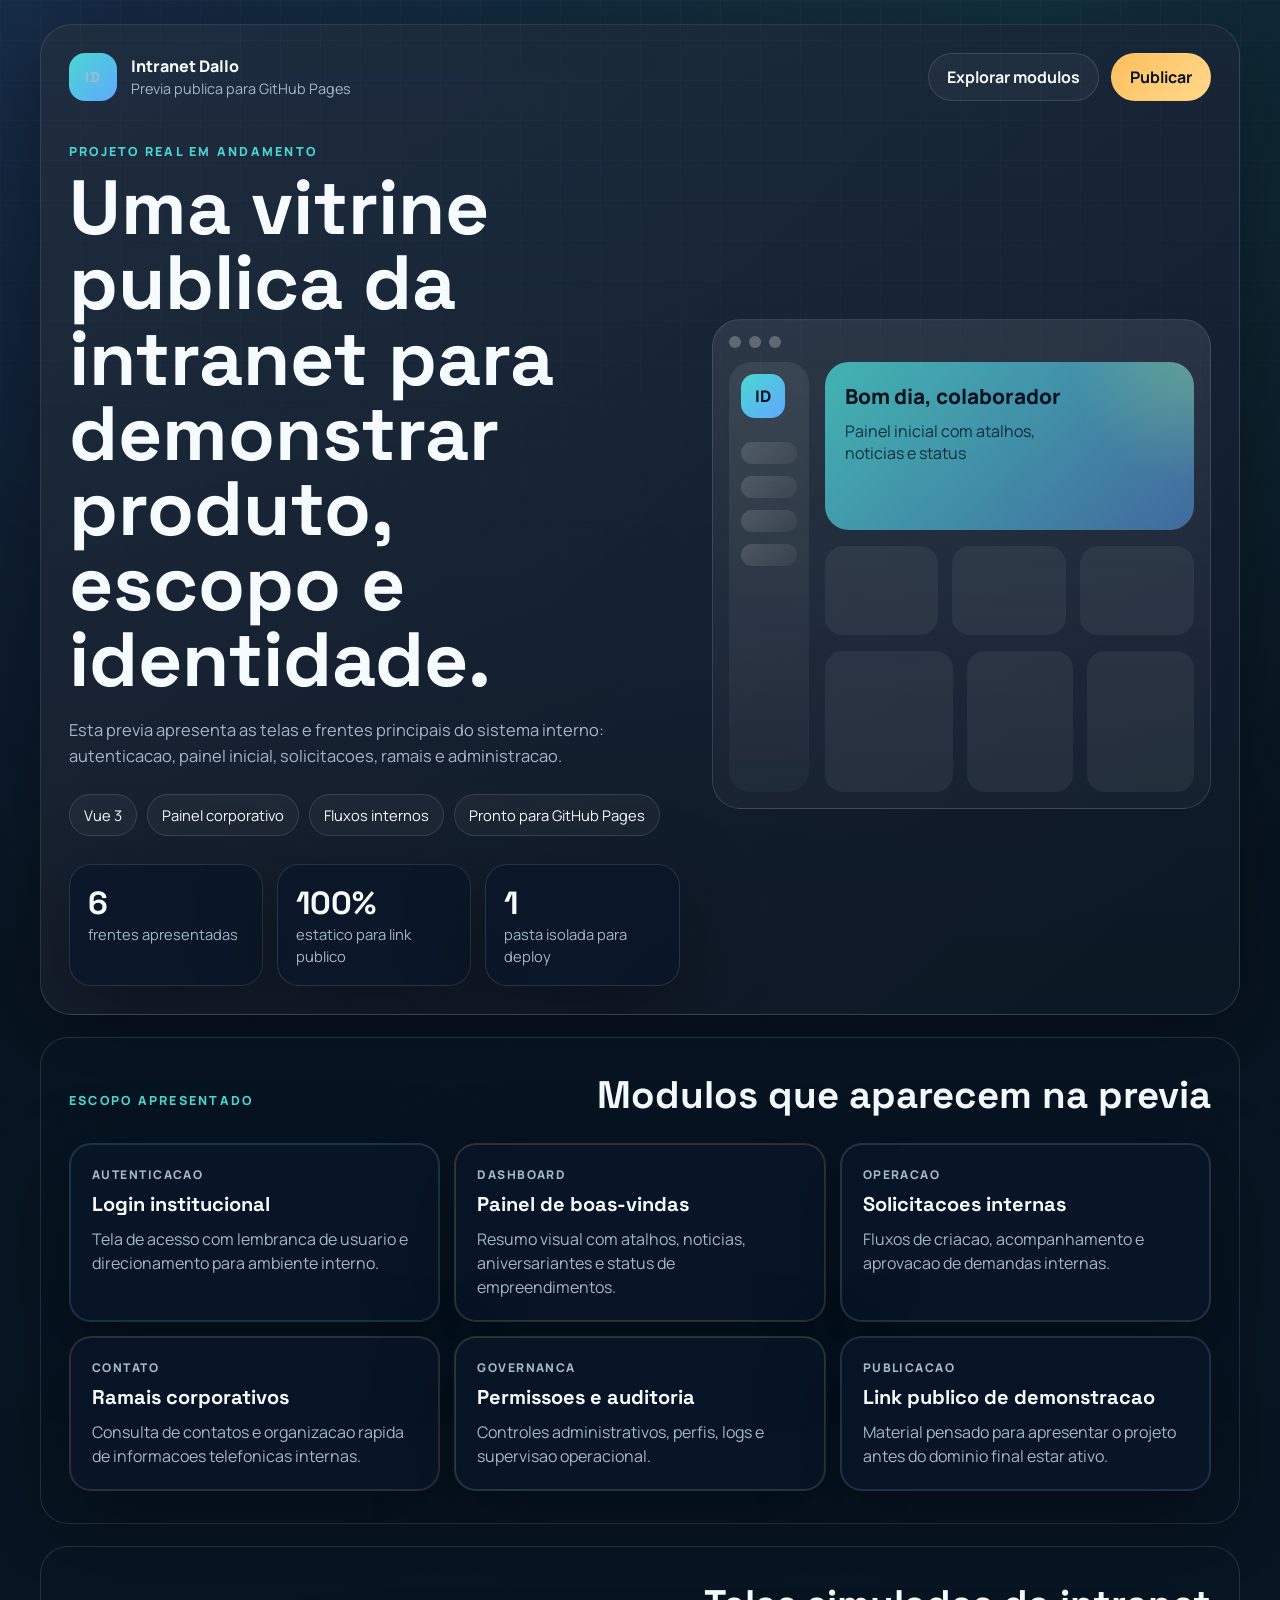
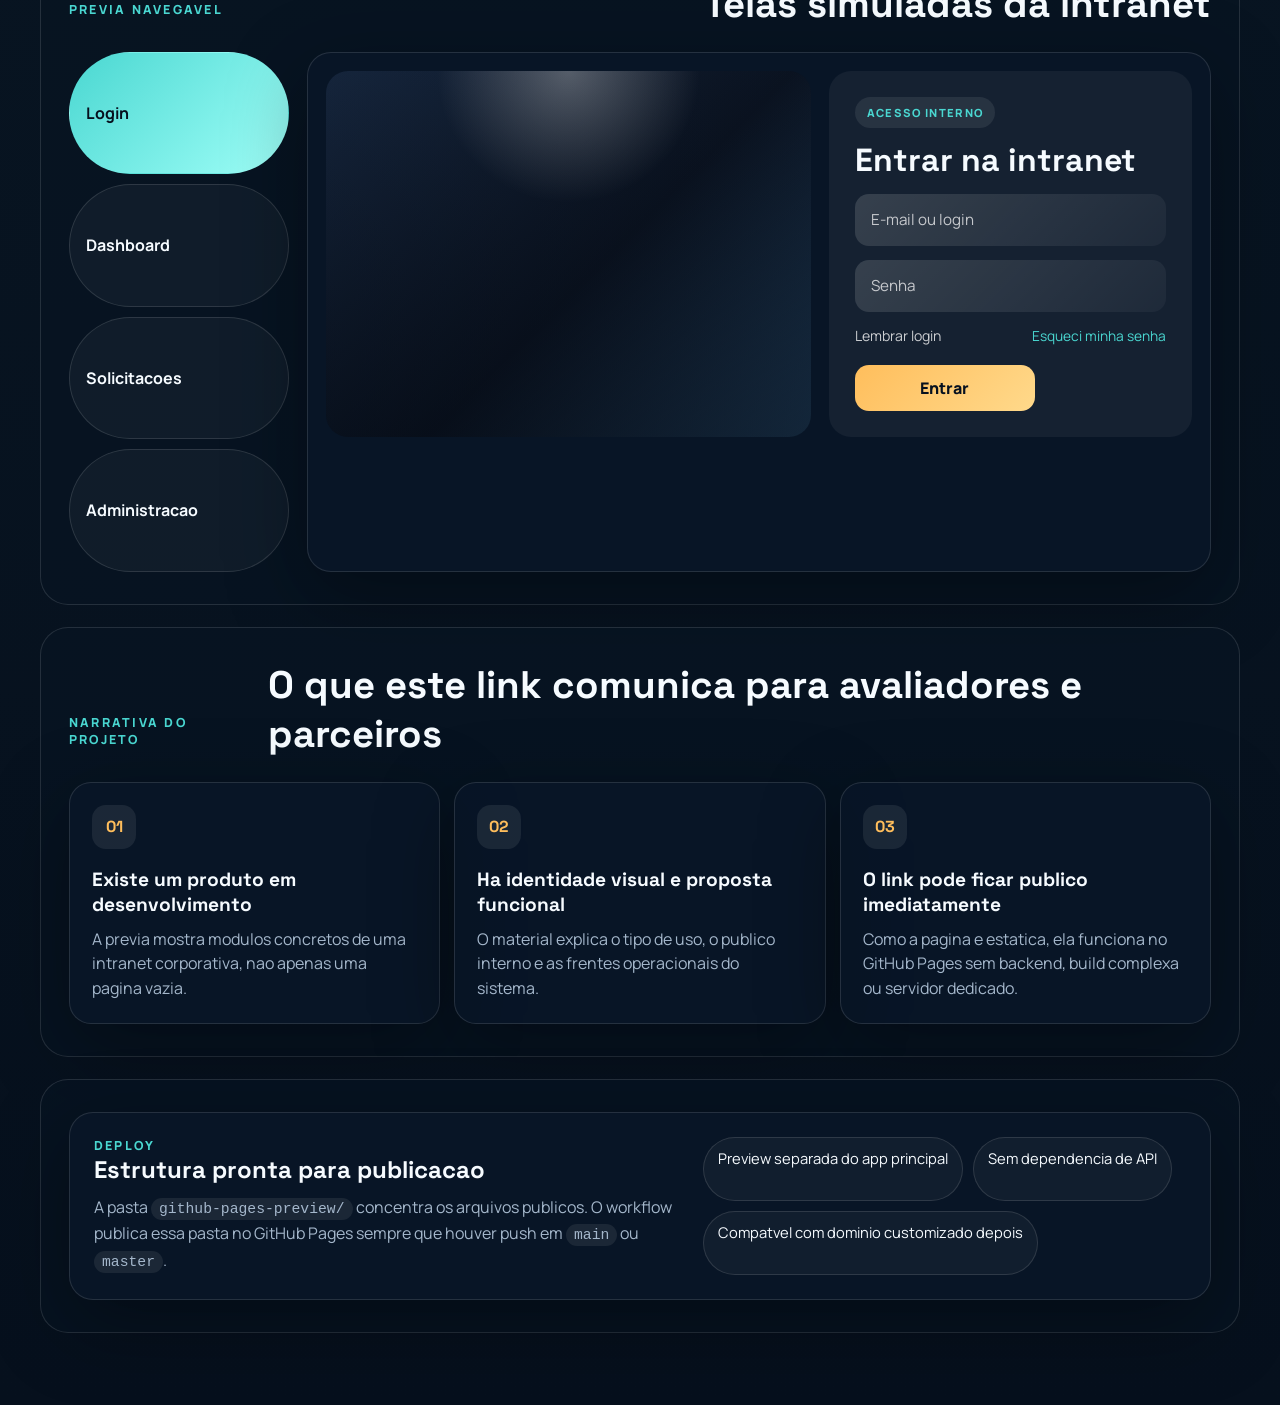
<file: index.html>
<!doctype html>
<html lang="pt-BR">
  <head>
    <meta charset="UTF-8" />
    <meta name="viewport" content="width=device-width, initial-scale=1.0" />
    <title>Intranet Dallo | Previa institucional</title>
    <meta
      name="description"
      content="Previa publica da intranet corporativa com login, dashboard, solicitacoes, ramais e administracao."
    />
    <link rel="preconnect" href="https://fonts.googleapis.com" />
    <link rel="preconnect" href="https://fonts.gstatic.com" crossorigin />
    <link
      href="https://fonts.googleapis.com/css2?family=Manrope:wght@400;500;600;700;800&family=Space+Grotesk:wght@500;700&display=swap"
      rel="stylesheet"
    />
    <link rel="stylesheet" href="./styles.css" />
  </head>
  <body>
    <div class="page-shell">
      <header class="hero">
        <nav class="topbar">
          <div class="brand">
            <span class="brand-mark">ID</span>
            <div>
              <p>Intranet Dallo</p>
              <span>Previa publica para GitHub Pages</span>
            </div>
          </div>
          <div class="topbar-actions">
            <a class="ghost-button" href="#modulos">Explorar modulos</a>
            <a class="primary-button" href="#publicacao">Publicar</a>
          </div>
        </nav>

        <section class="hero-grid">
          <div class="hero-copy">
            <p class="eyebrow">Projeto real em andamento</p>
            <h1>Uma vitrine publica da intranet para demonstrar produto, escopo e identidade.</h1>
            <p class="hero-text">
              Esta previa apresenta as telas e frentes principais do sistema interno:
              autenticacao, painel inicial, solicitacoes, ramais e administracao.
            </p>

            <div class="hero-pills">
              <span>Vue 3</span>
              <span>Painel corporativo</span>
              <span>Fluxos internos</span>
              <span>Pronto para GitHub Pages</span>
            </div>

            <div class="metrics">
              <article>
                <strong>6</strong>
                <span>frentes apresentadas</span>
              </article>
              <article>
                <strong>100%</strong>
                <span>estatico para link publico</span>
              </article>
              <article>
                <strong>1</strong>
                <span>pasta isolada para deploy</span>
              </article>
            </div>
          </div>

          <div class="hero-preview">
            <div class="preview-window">
              <div class="window-bar">
                <span></span>
                <span></span>
                <span></span>
              </div>
              <div class="window-body">
                <aside class="mini-sidebar">
                  <div class="mini-logo">ID</div>
                  <div class="mini-lines">
                    <span></span>
                    <span></span>
                    <span></span>
                    <span></span>
                  </div>
                </aside>
                <div class="mini-dashboard">
                  <section class="mini-banner">
                    <p>Bom dia, colaborador</p>
                    <span>Painel inicial com atalhos, noticias e status</span>
                  </section>
                  <section class="mini-cards">
                    <article></article>
                    <article></article>
                    <article></article>
                  </section>
                  <section class="mini-grid">
                    <article></article>
                    <article></article>
                    <article></article>
                  </section>
                </div>
              </div>
            </div>
          </div>
        </section>
      </header>

      <main>
        <section class="section" id="modulos">
          <div class="section-heading">
            <p class="eyebrow">Escopo apresentado</p>
            <h2>Modulos que aparecem na previa</h2>
          </div>

          <div class="feature-grid">
            <article class="feature-card accent-cyan">
              <p class="feature-tag">Autenticacao</p>
              <h3>Login institucional</h3>
              <p>Tela de acesso com lembranca de usuario e direcionamento para ambiente interno.</p>
            </article>
            <article class="feature-card accent-amber">
              <p class="feature-tag">Dashboard</p>
              <h3>Painel de boas-vindas</h3>
              <p>Resumo visual com atalhos, noticias, aniversariantes e status de empreendimentos.</p>
            </article>
            <article class="feature-card accent-slate">
              <p class="feature-tag">Operacao</p>
              <h3>Solicitacoes internas</h3>
              <p>Fluxos de criacao, acompanhamento e aprovacao de demandas internas.</p>
            </article>
            <article class="feature-card accent-rose">
              <p class="feature-tag">Contato</p>
              <h3>Ramais corporativos</h3>
              <p>Consulta de contatos e organizacao rapida de informacoes telefonicas internas.</p>
            </article>
            <article class="feature-card accent-lime">
              <p class="feature-tag">Governanca</p>
              <h3>Permissoes e auditoria</h3>
              <p>Controles administrativos, perfis, logs e supervisao operacional.</p>
            </article>
            <article class="feature-card accent-blue">
              <p class="feature-tag">Publicacao</p>
              <h3>Link publico de demonstracao</h3>
              <p>Material pensado para apresentar o projeto antes do dominio final estar ativo.</p>
            </article>
          </div>
        </section>

        <section class="section showcase" id="telas">
          <div class="section-heading">
            <p class="eyebrow">Previa navegavel</p>
            <h2>Telas simuladas da intranet</h2>
          </div>

          <div class="showcase-layout">
            <div class="tabs" role="tablist" aria-label="Previa de telas">
              <button class="tab-button active" type="button" data-screen="login">Login</button>
              <button class="tab-button" type="button" data-screen="dashboard">Dashboard</button>
              <button class="tab-button" type="button" data-screen="solicitacoes">Solicitacoes</button>
              <button class="tab-button" type="button" data-screen="admin">Administracao</button>
            </div>

            <div class="screen-stage">
              <article class="screen-card active" data-screen-panel="login">
                <div class="mock-login">
                  <div class="mock-login-image"></div>
                  <div class="mock-login-panel">
                    <span class="mock-badge">Acesso interno</span>
                    <h3>Entrar na intranet</h3>
                    <div class="mock-field">E-mail ou login</div>
                    <div class="mock-field">Senha</div>
                    <div class="mock-row">
                      <span class="mock-check">Lembrar login</span>
                      <span class="mock-link">Esqueci minha senha</span>
                    </div>
                    <div class="mock-button">Entrar</div>
                  </div>
                </div>
              </article>

              <article class="screen-card" data-screen-panel="dashboard">
                <div class="mock-app">
                  <aside class="mock-nav">
                    <span>Inicio</span>
                    <span>Ramais</span>
                    <span>Tarefas</span>
                    <span>RH</span>
                  </aside>
                  <div class="mock-content">
                    <section class="mock-hero-card">
                      <strong>Bom dia, colaborador</strong>
                      <p>Painel inicial com noticias, atalhos e indicadores internos.</p>
                    </section>
                    <section class="mock-content-grid">
                      <article>
                        <strong>Sistemas e atalhos</strong>
                        <p>Totvs RM, CRM, RH e suporte.</p>
                      </article>
                      <article>
                        <strong>Dallo News</strong>
                        <p>Comunicados e atualizacoes recentes.</p>
                      </article>
                      <article>
                        <strong>Aniversariantes</strong>
                        <p>Lista diaria de colaboradores.</p>
                      </article>
                      <article>
                        <strong>Status das obras</strong>
                        <p>Andamento e progresso dos empreendimentos.</p>
                      </article>
                    </section>
                  </div>
                </div>
              </article>

              <article class="screen-card" data-screen-panel="solicitacoes">
                <div class="mock-table-view">
                  <div class="mock-toolbar">
                    <span>Buscar solicitacao</span>
                    <span>Minhas</span>
                    <span>Pendentes</span>
                  </div>
                  <div class="mock-table">
                    <div>
                      <strong>Admissao de colaborador</strong>
                      <p>Status: Em aprovacao</p>
                    </div>
                    <div>
                      <strong>Compra de equipamento</strong>
                      <p>Status: Aguardando TI</p>
                    </div>
                    <div>
                      <strong>Ajuste de acesso</strong>
                      <p>Status: Concluida</p>
                    </div>
                    <div>
                      <strong>Solicitacao excepcional</strong>
                      <p>Status: Em analise</p>
                    </div>
                    <div>
                      <strong>Novo cadastro de unidade</strong>
                      <p>Status: Rascunho</p>
                    </div>
                  </div>
                </div>
              </article>

              <article class="screen-card" data-screen-panel="admin">
                <div class="mock-admin">
                  <section>
                    <strong>Usuarios e permissoes</strong>
                    <p>Controle de acessos, perfis e niveis operacionais.</p>
                  </section>
                  <section>
                    <strong>Unidades e grupos</strong>
                    <p>Cadastro de estruturas internas e relacionamento entre setores.</p>
                  </section>
                  <section>
                    <strong>Auditoria</strong>
                    <p>Logs, erros operacionais e rastreabilidade das acoes.</p>
                  </section>
                  <section>
                    <strong>Empreendimentos</strong>
                    <p>Gestao de destaques publicos e status de obras.</p>
                  </section>
                </div>
              </article>
            </div>
          </div>
        </section>

        <section class="section timeline-section">
          <div class="section-heading">
            <p class="eyebrow">Narrativa do projeto</p>
            <h2>O que este link comunica para avaliadores e parceiros</h2>
          </div>

          <div class="timeline">
            <article>
              <span>01</span>
              <h3>Existe um produto em desenvolvimento</h3>
              <p>A previa mostra modulos concretos de uma intranet corporativa, nao apenas uma pagina vazia.</p>
            </article>
            <article>
              <span>02</span>
              <h3>Ha identidade visual e proposta funcional</h3>
              <p>O material explica o tipo de uso, o publico interno e as frentes operacionais do sistema.</p>
            </article>
            <article>
              <span>03</span>
              <h3>O link pode ficar publico imediatamente</h3>
              <p>Como a pagina e estatica, ela funciona no GitHub Pages sem backend, build complexa ou servidor dedicado.</p>
            </article>
          </div>
        </section>

        <section class="section publish-section" id="publicacao">
          <div class="publish-card">
            <div>
              <p class="eyebrow">Deploy</p>
              <h2>Estrutura pronta para publicacao</h2>
              <p>
                A pasta <code>github-pages-preview/</code> concentra os arquivos publicos.
                O workflow publica essa pasta no GitHub Pages sempre que houver push em
                <code>main</code> ou <code>master</code>.
              </p>
            </div>
            <div class="publish-checklist">
              <span>Preview separada do app principal</span>
              <span>Sem dependencia de API</span>
              <span>Compatvel com dominio customizado depois</span>
            </div>
          </div>
        </section>
      </main>
    </div>

    <script src="./script.js"></script>
  </body>
</html>
</file>
<file: styles.css>
:root {
  --bg: #07111f;
  --bg-soft: #0e1d33;
  --surface: rgba(10, 23, 40, 0.78);
  --surface-strong: #112744;
  --surface-light: rgba(255, 255, 255, 0.06);
  --stroke: rgba(255, 255, 255, 0.12);
  --text: #f6fbff;
  --text-soft: #a4b7cb;
  --cyan: #4ad7d1;
  --amber: #ffbe5c;
  --blue: #60a8ff;
  --rose: #ff8198;
  --lime: #b7ef68;
  --shadow: 0 24px 80px rgba(0, 0, 0, 0.35);
}

* {
  box-sizing: border-box;
}

html {
  scroll-behavior: smooth;
}

body {
  margin: 0;
  min-width: 320px;
  color: var(--text);
  font-family: 'Manrope', sans-serif;
  background:
    radial-gradient(circle at top left, rgba(96, 168, 255, 0.18), transparent 30%),
    radial-gradient(circle at 80% 0%, rgba(74, 215, 209, 0.16), transparent 28%),
    linear-gradient(180deg, #07111f 0%, #081522 40%, #06101d 100%);
}

body::before {
  content: '';
  position: fixed;
  inset: 0;
  pointer-events: none;
  background-image:
    linear-gradient(rgba(255, 255, 255, 0.03) 1px, transparent 1px),
    linear-gradient(90deg, rgba(255, 255, 255, 0.03) 1px, transparent 1px);
  background-size: 40px 40px;
  mask-image: linear-gradient(180deg, rgba(0, 0, 0, 0.6), transparent 90%);
}

.page-shell {
  width: min(1200px, calc(100vw - 32px));
  margin: 0 auto;
  padding: 24px 0 72px;
}

.hero {
  padding: 28px;
  border: 1px solid var(--stroke);
  border-radius: 32px;
  background:
    linear-gradient(135deg, rgba(255, 255, 255, 0.08), rgba(255, 255, 255, 0.02)),
    linear-gradient(180deg, rgba(11, 26, 45, 0.92), rgba(8, 18, 33, 0.88));
  box-shadow: var(--shadow);
  overflow: hidden;
}

.topbar,
.hero-grid,
.section,
.publish-card,
.showcase-layout {
  position: relative;
  z-index: 1;
}

.topbar {
  display: flex;
  align-items: center;
  justify-content: space-between;
  gap: 16px;
}

.brand {
  display: flex;
  align-items: center;
  gap: 14px;
}

.brand-mark {
  width: 48px;
  height: 48px;
  display: grid;
  place-items: center;
  border-radius: 16px;
  background: linear-gradient(135deg, var(--cyan), var(--blue));
  color: #07111f;
  font-family: 'Space Grotesk', sans-serif;
  font-weight: 700;
  letter-spacing: 0.08em;
}

.brand p,
.brand span,
.hero-text,
.feature-card p,
.timeline p,
.publish-card p {
  margin: 0;
}

.brand p {
  font-weight: 800;
}

.brand span {
  color: var(--text-soft);
  font-size: 0.9rem;
}

.topbar-actions {
  display: flex;
  gap: 12px;
}

.ghost-button,
.primary-button,
.tab-button {
  appearance: none;
  border: 1px solid transparent;
  border-radius: 999px;
  text-decoration: none;
  cursor: pointer;
  transition: 160ms ease;
  font: inherit;
}

.ghost-button,
.primary-button {
  padding: 12px 18px;
  font-weight: 700;
}

.ghost-button {
  color: var(--text);
  border-color: var(--stroke);
  background: rgba(255, 255, 255, 0.04);
}

.primary-button {
  color: #04111f;
  background: linear-gradient(135deg, var(--amber), #ffd98b);
}

.ghost-button:hover,
.primary-button:hover,
.tab-button:hover {
  transform: translateY(-1px);
}

.hero-grid {
  display: grid;
  grid-template-columns: 1.1fr 0.9fr;
  gap: 32px;
  align-items: center;
  margin-top: 42px;
}

.eyebrow {
  margin: 0 0 10px;
  color: var(--cyan);
  text-transform: uppercase;
  letter-spacing: 0.18em;
  font-size: 0.78rem;
  font-weight: 800;
}

h1,
h2,
h3 {
  margin: 0;
  font-family: 'Space Grotesk', sans-serif;
}

h1 {
  max-width: 12ch;
  font-size: clamp(2.5rem, 6vw, 4.9rem);
  line-height: 0.98;
}

.hero-text {
  max-width: 58ch;
  margin-top: 20px;
  color: var(--text-soft);
  font-size: 1.03rem;
  line-height: 1.6;
}

.hero-pills,
.publish-checklist {
  display: flex;
  flex-wrap: wrap;
  gap: 10px;
}

.hero-pills {
  margin-top: 24px;
}

.hero-pills span,
.publish-checklist span {
  padding: 10px 14px;
  border-radius: 999px;
  border: 1px solid var(--stroke);
  background: rgba(255, 255, 255, 0.04);
  color: var(--text);
  font-size: 0.92rem;
}

.metrics {
  display: grid;
  grid-template-columns: repeat(3, minmax(0, 1fr));
  gap: 14px;
  margin-top: 28px;
}

.metrics article,
.feature-card,
.screen-card,
.timeline article,
.publish-card {
  border: 1px solid var(--stroke);
  background: var(--surface);
  box-shadow: var(--shadow);
}

.metrics article {
  padding: 18px;
  border-radius: 22px;
}

.metrics strong {
  display: block;
  font-size: 2rem;
  font-family: 'Space Grotesk', sans-serif;
}

.metrics span {
  color: var(--text-soft);
  font-size: 0.92rem;
}

.preview-window {
  padding: 16px;
  border-radius: 28px;
  border: 1px solid rgba(255, 255, 255, 0.12);
  background: linear-gradient(180deg, rgba(255, 255, 255, 0.09), rgba(255, 255, 255, 0.03));
}

.window-bar {
  display: flex;
  gap: 8px;
  margin-bottom: 14px;
}

.window-bar span {
  width: 12px;
  height: 12px;
  border-radius: 999px;
  background: rgba(255, 255, 255, 0.25);
}

.window-body {
  display: grid;
  grid-template-columns: 80px 1fr;
  gap: 16px;
  min-height: 430px;
}

.mini-sidebar,
.mock-nav {
  border-radius: 22px;
  background: linear-gradient(180deg, rgba(255, 255, 255, 0.08), rgba(255, 255, 255, 0.03));
}

.mini-sidebar {
  padding: 12px;
}

.mini-logo {
  width: 44px;
  height: 44px;
  display: grid;
  place-items: center;
  border-radius: 14px;
  background: linear-gradient(135deg, var(--cyan), var(--blue));
  color: #07111f;
  font-weight: 800;
}

.mini-lines {
  display: grid;
  gap: 12px;
  margin-top: 24px;
}

.mini-lines span,
.mock-nav span,
.mock-field,
.mock-link,
.mock-button,
.mock-hero-card,
.mock-content-grid article,
.mock-table div,
.mock-admin section {
  border-radius: 14px;
  background: linear-gradient(135deg, rgba(255, 255, 255, 0.14), rgba(255, 255, 255, 0.04));
}

.mini-lines span {
  height: 22px;
}

.mini-dashboard {
  display: grid;
  gap: 16px;
}

.mini-banner {
  min-height: 150px;
  padding: 20px;
  border-radius: 24px;
  background:
    radial-gradient(circle at top right, rgba(183, 239, 104, 0.26), transparent 30%),
    linear-gradient(135deg, rgba(74, 215, 209, 0.78), rgba(96, 168, 255, 0.5));
}

.mini-banner p {
  margin: 0;
  color: #051322;
  font-weight: 800;
  font-size: 1.3rem;
}

.mini-banner span {
  display: inline-block;
  margin-top: 10px;
  color: rgba(5, 19, 34, 0.8);
  max-width: 24ch;
}

.mini-cards,
.mini-grid,
.feature-grid,
.timeline,
.mock-content-grid,
.mock-admin {
  display: grid;
  gap: 14px;
}

.mini-cards {
  grid-template-columns: repeat(3, minmax(0, 1fr));
}

.mini-cards article,
.mini-grid article {
  min-height: 72px;
  border-radius: 18px;
  background: rgba(255, 255, 255, 0.06);
}

.mini-grid {
  grid-template-columns: 1.2fr 1fr 1fr;
}

.mini-grid article {
  min-height: 124px;
}

.section {
  margin-top: 22px;
  padding: 32px 28px;
  border-radius: 28px;
  background: rgba(8, 20, 35, 0.7);
  border: 1px solid var(--stroke);
}

.section-heading {
  display: flex;
  align-items: end;
  justify-content: space-between;
  gap: 16px;
  margin-bottom: 24px;
}

.section-heading h2 {
  font-size: clamp(1.6rem, 3vw, 2.6rem);
}

.feature-grid {
  grid-template-columns: repeat(3, minmax(0, 1fr));
}

.feature-card {
  padding: 22px;
  border-radius: 22px;
}

.feature-card h3 {
  margin-top: 8px;
  font-size: 1.25rem;
}

.feature-card p:last-child {
  margin-top: 10px;
  color: var(--text-soft);
  line-height: 1.5;
}

.feature-tag {
  color: var(--text-soft);
  text-transform: uppercase;
  letter-spacing: 0.12em;
  font-size: 0.75rem;
  font-weight: 800;
}

.accent-cyan {
  box-shadow: inset 0 0 0 1px rgba(74, 215, 209, 0.18), var(--shadow);
}

.accent-amber {
  box-shadow: inset 0 0 0 1px rgba(255, 190, 92, 0.18), var(--shadow);
}

.accent-slate {
  box-shadow: inset 0 0 0 1px rgba(164, 183, 203, 0.18), var(--shadow);
}

.accent-rose {
  box-shadow: inset 0 0 0 1px rgba(255, 129, 152, 0.18), var(--shadow);
}

.accent-lime {
  box-shadow: inset 0 0 0 1px rgba(183, 239, 104, 0.18), var(--shadow);
}

.accent-blue {
  box-shadow: inset 0 0 0 1px rgba(96, 168, 255, 0.18), var(--shadow);
}

.showcase-layout {
  display: grid;
  grid-template-columns: 220px 1fr;
  gap: 18px;
}

.tabs {
  display: grid;
  gap: 10px;
}

.tab-button {
  padding: 14px 16px;
  text-align: left;
  color: var(--text);
  background: rgba(255, 255, 255, 0.04);
  border-color: var(--stroke);
  font-weight: 700;
}

.tab-button.active {
  color: #06101d;
  background: linear-gradient(135deg, var(--cyan), #a0fff8);
  border-color: transparent;
}

.screen-stage {
  min-height: 520px;
}

.screen-card {
  display: none;
  min-height: 520px;
  padding: 18px;
  border-radius: 24px;
}

.screen-card.active {
  display: block;
}

.mock-login,
.mock-app,
.mock-table-view {
  height: 100%;
}

.mock-login {
  display: grid;
  grid-template-columns: 1.2fr 0.9fr;
  gap: 18px;
}

.mock-login-image {
  border-radius: 22px;
  background:
    linear-gradient(180deg, rgba(3, 8, 16, 0.18), rgba(3, 8, 16, 0.52)),
    radial-gradient(circle at top, rgba(255, 255, 255, 0.36), transparent 30%),
    linear-gradient(135deg, #192b45, #0c1524 55%, #244666);
}

.mock-login-panel {
  display: flex;
  flex-direction: column;
  justify-content: center;
  padding: 26px;
  border-radius: 22px;
  background: rgba(255, 255, 255, 0.05);
}

.mock-badge {
  display: inline-flex;
  width: fit-content;
  padding: 8px 12px;
  border-radius: 999px;
  background: rgba(255, 255, 255, 0.08);
  color: var(--cyan);
  text-transform: uppercase;
  letter-spacing: 0.12em;
  font-size: 0.7rem;
  font-weight: 800;
}

.mock-login-panel h3 {
  margin-top: 12px;
  font-size: 2rem;
}

.mock-field {
  height: 52px;
  margin-top: 14px;
  display: flex;
  align-items: center;
  padding: 0 16px;
  color: rgba(255, 255, 255, 0.72);
  font-size: 0.95rem;
}

.mock-row {
  display: flex;
  align-items: center;
  justify-content: space-between;
  gap: 12px;
  margin-top: 14px;
}

.mock-check {
  color: rgba(255, 255, 255, 0.78);
  font-size: 0.88rem;
}

.mock-link {
  width: auto;
  height: auto;
  background: transparent;
  color: var(--cyan);
  font-size: 0.86rem;
}

.mock-button {
  width: 180px;
  height: 46px;
  margin-top: 20px;
  background: linear-gradient(135deg, var(--amber), #ffd98b);
  display: flex;
  align-items: center;
  justify-content: center;
  color: #07111f;
  font-weight: 800;
}

.mock-app {
  display: grid;
  grid-template-columns: 86px 1fr;
  gap: 18px;
}

.mock-nav {
  padding: 14px;
  display: grid;
  align-content: start;
  gap: 14px;
}

.mock-nav span {
  height: 42px;
  display: flex;
  align-items: center;
  justify-content: center;
  color: rgba(255, 255, 255, 0.78);
  font-size: 0.85rem;
  font-weight: 700;
}

.mock-content {
  display: grid;
  gap: 16px;
}

.mock-hero-card {
  min-height: 170px;
  background:
    radial-gradient(circle at 90% 15%, rgba(183, 239, 104, 0.25), transparent 25%),
    linear-gradient(135deg, rgba(74, 215, 209, 0.75), rgba(96, 168, 255, 0.45));
  padding: 24px;
  display: flex;
  flex-direction: column;
  justify-content: end;
  color: #07111f;
}

.mock-hero-card strong {
  font-size: 1.3rem;
  font-family: 'Space Grotesk', sans-serif;
}

.mock-hero-card p {
  margin: 8px 0 0;
  max-width: 34ch;
  color: rgba(7, 17, 31, 0.8);
}

.mock-content-grid {
  grid-template-columns: repeat(2, minmax(0, 1fr));
}

.mock-content-grid article {
  min-height: 145px;
  padding: 18px;
}

.mock-content-grid article strong,
.mock-table div strong,
.mock-admin section strong {
  display: block;
  font-size: 1rem;
  font-family: 'Space Grotesk', sans-serif;
}

.mock-content-grid article p,
.mock-table div p,
.mock-admin section p {
  margin: 8px 0 0;
  color: var(--text-soft);
  line-height: 1.5;
  font-size: 0.92rem;
}

.mock-table-view {
  display: grid;
  gap: 18px;
}

.mock-toolbar {
  display: flex;
  gap: 12px;
}

.mock-toolbar span {
  height: 44px;
  border-radius: 999px;
  background: rgba(255, 255, 255, 0.08);
  display: flex;
  align-items: center;
  justify-content: center;
  color: rgba(255, 255, 255, 0.78);
  font-size: 0.86rem;
  font-weight: 700;
}

.mock-toolbar span:first-child {
  width: 210px;
}

.mock-toolbar span:nth-child(2),
.mock-toolbar span:nth-child(3) {
  width: 120px;
}

.mock-table {
  display: grid;
  gap: 12px;
}

.mock-table div {
  height: 68px;
  padding: 14px 16px;
}

.mock-admin {
  grid-template-columns: repeat(2, minmax(0, 1fr));
}

.mock-admin section {
  min-height: 220px;
  padding: 20px;
  display: flex;
  flex-direction: column;
  justify-content: end;
}

.timeline {
  grid-template-columns: repeat(3, minmax(0, 1fr));
}

.timeline article {
  padding: 22px;
  border-radius: 22px;
}

.timeline span {
  display: inline-flex;
  width: 44px;
  height: 44px;
  align-items: center;
  justify-content: center;
  border-radius: 14px;
  background: rgba(255, 255, 255, 0.08);
  color: var(--amber);
  font-family: 'Space Grotesk', sans-serif;
  font-weight: 700;
}

.timeline h3 {
  margin-top: 18px;
  font-size: 1.2rem;
}

.timeline p {
  margin-top: 10px;
  color: var(--text-soft);
  line-height: 1.55;
}

.publish-card {
  display: grid;
  grid-template-columns: 1.1fr 0.9fr;
  gap: 18px;
  padding: 24px;
  border-radius: 24px;
}

.publish-card code {
  padding: 3px 8px;
  border-radius: 999px;
  background: rgba(255, 255, 255, 0.08);
  font-family: Consolas, 'Courier New', monospace;
  font-size: 0.92rem;
}

.publish-card p:last-child {
  margin-top: 10px;
  color: var(--text-soft);
  line-height: 1.6;
}

@media (max-width: 1080px) {
  .hero-grid,
  .publish-card,
  .showcase-layout {
    grid-template-columns: 1fr;
  }

  .feature-grid,
  .timeline {
    grid-template-columns: repeat(2, minmax(0, 1fr));
  }
}

@media (max-width: 780px) {
  .page-shell {
    width: min(100vw - 20px, 1200px);
    padding-top: 10px;
  }

  .hero,
  .section {
    padding: 22px 18px;
    border-radius: 24px;
  }

  .topbar {
    flex-direction: column;
    align-items: flex-start;
  }

  .topbar-actions,
  .metrics,
  .feature-grid,
  .timeline,
  .mock-login,
  .mock-app,
  .mock-content-grid,
  .mock-admin {
    grid-template-columns: 1fr;
  }

  .window-body {
    grid-template-columns: 1fr;
  }

  .mini-sidebar {
    display: none;
  }

  .mini-cards,
  .mini-grid {
    grid-template-columns: 1fr;
  }

  .screen-stage,
  .screen-card {
    min-height: auto;
  }

  .mock-content-grid article,
  .mock-admin section {
    min-height: 140px;
  }
}
</file>
